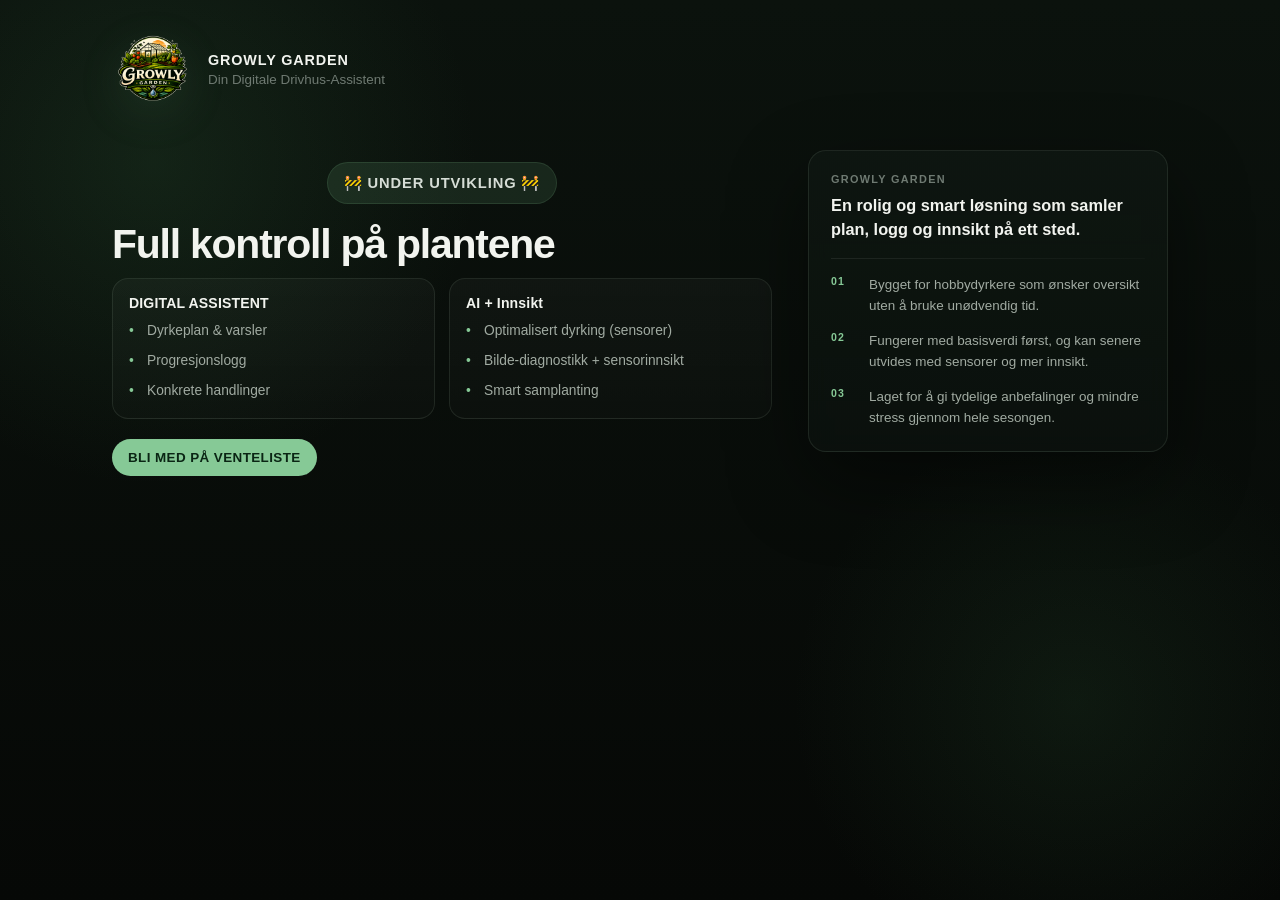
<file: index.html>
<!DOCTYPE html>
<html lang="no">
<head>
    <meta charset="UTF-8">
    <meta name="viewport" content="width=device-width, initial-scale=1.0">
    <title>Growly Garden</title>
    <style>
        :root {
            --bg: #060806;
            --bg-soft: #0b120d;
            --panel: rgba(11, 17, 13, 0.88);
            --panel-strong: rgba(14, 22, 17, 0.96);
            --text: #f2f4ef;
            --muted: #a1aba2;
            --muted-soft: #6f7a72;
            --line: rgba(169, 198, 173, 0.12);
            --accent: #86c996;
            --accent-soft: rgba(134, 201, 150, 0.12);
            --shadow: 0 30px 80px rgba(0, 0, 0, 0.45);
        }

        * {
            box-sizing: border-box;
        }

        html,
        body {
            min-height: 100%;
            margin: 0;
        }

        body {
            font-family: "Avenir Next", "Segoe UI", "Helvetica Neue", Arial, sans-serif;
            color: var(--text);
            background:
                radial-gradient(circle at 12% 18%, rgba(52, 103, 62, 0.22), transparent 24%),
                radial-gradient(circle at 84% 78%, rgba(52, 103, 62, 0.16), transparent 22%),
                linear-gradient(180deg, var(--bg-soft) 0%, var(--bg) 100%);
        }

        .background-grid {
            position: fixed;
            inset: 0;
            pointer-events: none;
            opacity: 0.18;
            background:
                repeating-linear-gradient(
                    0deg,
                    transparent,
                    transparent 39px,
                    rgba(134, 201, 150, 0.04) 39px,
                    rgba(134, 201, 150, 0.04) 40px
                ),
                repeating-linear-gradient(
                    90deg,
                    transparent,
                    transparent 39px,
                    rgba(134, 201, 150, 0.04) 39px,
                    rgba(134, 201, 150, 0.04) 40px
                );
        }

        .shell {
            position: relative;
            z-index: 1;
            width: min(100%, 1120px);
            margin: 0 auto;
            padding: 28px 32px 44px;
        }

        .topbar {
            display: flex;
            justify-content: flex-start;
            align-items: center;
            gap: 24px;
            margin-bottom: 40px;
        }

        .brand {
            display: flex;
            align-items: center;
            gap: 14px;
        }

        .brand-logo {
            width: 82px;
            height: 82px;
            object-fit: contain;
            filter: drop-shadow(0 12px 20px rgba(74, 127, 86, 0.16));
        }

        .brand-name,
        .brand-subtitle,
        .kicker,
        .panel-label,
        .contact-link,
        .meta-note,
        .panel-item span {
            margin: 0;
        }

        .brand-name {
            font-size: 0.9rem;
            font-weight: 700;
            letter-spacing: 0.06em;
            text-transform: uppercase;
        }

        .brand-subtitle {
            margin-top: 4px;
            color: var(--muted-soft);
            font-size: 0.84rem;
        }

        .contact-link {
            color: #dce5dd;
            text-decoration: none;
            font-size: 0.9rem;
        }

        .contact-link:hover {
            color: var(--accent);
        }

        .hero {
            display: grid;
            grid-template-columns: minmax(0, 1fr) minmax(300px, 360px);
            gap: 28px;
            align-items: start;
        }

        .hero-copy {
            max-width: 660px;
            padding-top: 12px;
        }

        .kicker {
            display: flex;
            align-items: center;
            justify-content: center;
            width: fit-content;
            margin: 0 auto 20px;
            padding: 11px 16px;
            border-radius: 999px;
            border: 1px solid rgba(134, 201, 150, 0.14);
            background: var(--accent-soft);
            color: #d6ddd6;
            font-size: 0.92rem;
            font-weight: 700;
            letter-spacing: 0.06em;
            text-transform: uppercase;
        }

        h1 {
            margin: 0 0 12px;
            max-width: none;
            font-size: clamp(2rem, 3.2vw, 2.95rem);
            line-height: 1.02;
            letter-spacing: -0.03em;
        }

        .lead {
            margin: 0 0 20px;
            max-width: 42ch;
            color: #e1e7e1;
            font-size: clamp(0.98rem, 1.2vw, 1.04rem);
            line-height: 1.6;
            font-weight: 500;
        }

        .feature-columns {
            display: grid;
            grid-template-columns: repeat(2, minmax(0, 1fr));
            gap: 14px;
            margin-bottom: 20px;
        }

        .signal {
            padding: 16px 16px 17px;
            border-radius: 16px;
            border: 1px solid var(--line);
            background: linear-gradient(180deg, rgba(255, 255, 255, 0.03), rgba(255, 255, 255, 0.015));
        }

        .signal strong {
            display: block;
            margin-bottom: 10px;
            font-size: 0.88rem;
            letter-spacing: 0.01em;
        }

        .signal ul {
            margin: 0;
            padding: 0;
            list-style: none;
            display: grid;
            gap: 10px;
        }

        .signal li {
            position: relative;
            padding-left: 18px;
            margin: 0;
            color: var(--muted);
            font-size: 0.86rem;
            line-height: 1.45;
        }

        .signal li::before {
            content: "•";
            position: absolute;
            left: 0;
            color: var(--accent);
        }

        .cta-row {
            display: flex;
            flex-wrap: wrap;
            gap: 12px;
            align-items: center;
        }

        .primary-cta {
            display: inline-flex;
            align-items: center;
            justify-content: center;
            padding: 11px 16px;
            border-radius: 999px;
            background: var(--accent);
            color: #0a2514;
            text-decoration: none;
            font-size: 0.84rem;
            font-weight: 800;
            letter-spacing: 0.03em;
        }

        .primary-cta:hover {
            filter: brightness(1.05);
        }

        .email-inline {
            color: #dce5dd;
            text-decoration: none;
            font-size: 0.88rem;
        }

        .email-inline:hover {
            color: var(--accent);
        }

        .secondary-note {
            color: var(--muted);
            font-size: 0.9rem;
        }

        .info-panel {
            padding: 22px;
            border: 1px solid var(--line);
            border-radius: 18px;
            background: linear-gradient(180deg, var(--panel-strong) 0%, var(--panel) 100%);
            backdrop-filter: blur(10px);
            box-shadow: var(--shadow);
        }

        .panel-block h2 {
            margin: 0;
            font-size: 1.02rem;
            line-height: 1.5;
            font-weight: 650;
        }

        .panel-label {
            margin-bottom: 8px;
            color: var(--muted-soft);
            font-size: 0.68rem;
            font-weight: 700;
            letter-spacing: 0.12em;
            text-transform: uppercase;
        }

        .panel-divider {
            height: 1px;
            margin: 16px 0;
            background: linear-gradient(90deg, rgba(255, 255, 255, 0.08), rgba(255, 255, 255, 0.02));
        }

        .panel-list {
            display: grid;
            gap: 14px;
        }

        .panel-item {
            display: grid;
            grid-template-columns: 28px 1fr;
            gap: 10px;
            align-items: start;
        }

        .panel-item span {
            color: var(--accent);
            font-size: 0.66rem;
            font-weight: 700;
            letter-spacing: 0.1em;
        }

        .panel-item p {
            margin: 0;
            color: var(--muted);
            font-size: 0.84rem;
            line-height: 1.56;
        }

        @media (max-width: 940px) {
            .shell {
                padding: 22px 20px 34px;
            }

            .topbar {
                margin-bottom: 34px;
            }

            .hero {
                grid-template-columns: 1fr;
                gap: 18px;
            }

            h1 {
                font-size: clamp(1.9rem, 9vw, 2.8rem);
            }

            .feature-columns {
                grid-template-columns: 1fr;
            }
        }

        @media (max-width: 560px) {
            .topbar {
                flex-direction: column;
                align-items: flex-start;
                gap: 18px;
            }

            .feature-columns {
                grid-template-columns: 1fr;
            }

            .info-panel {
                padding: 18px;
                border-radius: 16px;
            }

            .cta-row {
                align-items: flex-start;
                flex-direction: column;
            }
        }
    </style>
</head>
<body>
    <div class="background-grid"></div>

    <main class="shell">
        <header class="topbar">
            <div class="brand">
                <img class="brand-logo" src="assets/logo.png" alt="Growly Garden logo">
                <div>
                    <p class="brand-name">Growly Garden</p>
                    <p class="brand-subtitle">Din Digitale Drivhus-Assistent</p>
                </div>
            </div>
        </header>

        <section class="hero">
            <div class="hero-copy">
                <p class="kicker">🚧 UNDER UTVIKLING 🚧</p>
                <h1>Full kontroll på plantene</h1>

                <div class="feature-columns">
                    <div class="signal">
                        <strong>DIGITAL ASSISTENT</strong>
                        <ul>
                            <li>Dyrkeplan &amp; varsler</li>
                            <li>Progresjonslogg</li>
                            <li>Konkrete handlinger</li>
                        </ul>
                    </div>
                    <div class="signal">
                        <strong>AI + Innsikt</strong>
                        <ul>
                            <li>Optimalisert dyrking (sensorer)</li>
                            <li>Bilde-diagnostikk + sensorinnsikt</li>
                            <li>Smart samplanting</li>
                        </ul>
                    </div>
                </div>

                <div class="cta-row">
                    <a class="primary-cta" href="waitlist.html">BLI MED PÅ VENTELISTE</a>
                </div>
            </div>

            <aside class="info-panel">
                <div class="panel-block">
                    <p class="panel-label">Growly Garden</p>
                    <h2>En rolig og smart løsning som samler plan, logg og innsikt på ett sted.</h2>
                </div>

                <div class="panel-divider"></div>

                <div class="panel-list">
                    <div class="panel-item">
                        <span>01</span>
                        <p>Bygget for hobbydyrkere som ønsker oversikt uten å bruke unødvendig tid.</p>
                    </div>
                    <div class="panel-item">
                        <span>02</span>
                        <p>Fungerer med basisverdi først, og kan senere utvides med sensorer og mer innsikt.</p>
                    </div>
                    <div class="panel-item">
                        <span>03</span>
                        <p>Laget for å gi tydelige anbefalinger og mindre stress gjennom hele sesongen.</p>
                    </div>
                </div>
            </aside>
        </section>
    </main>
</body>
</html>
</file>
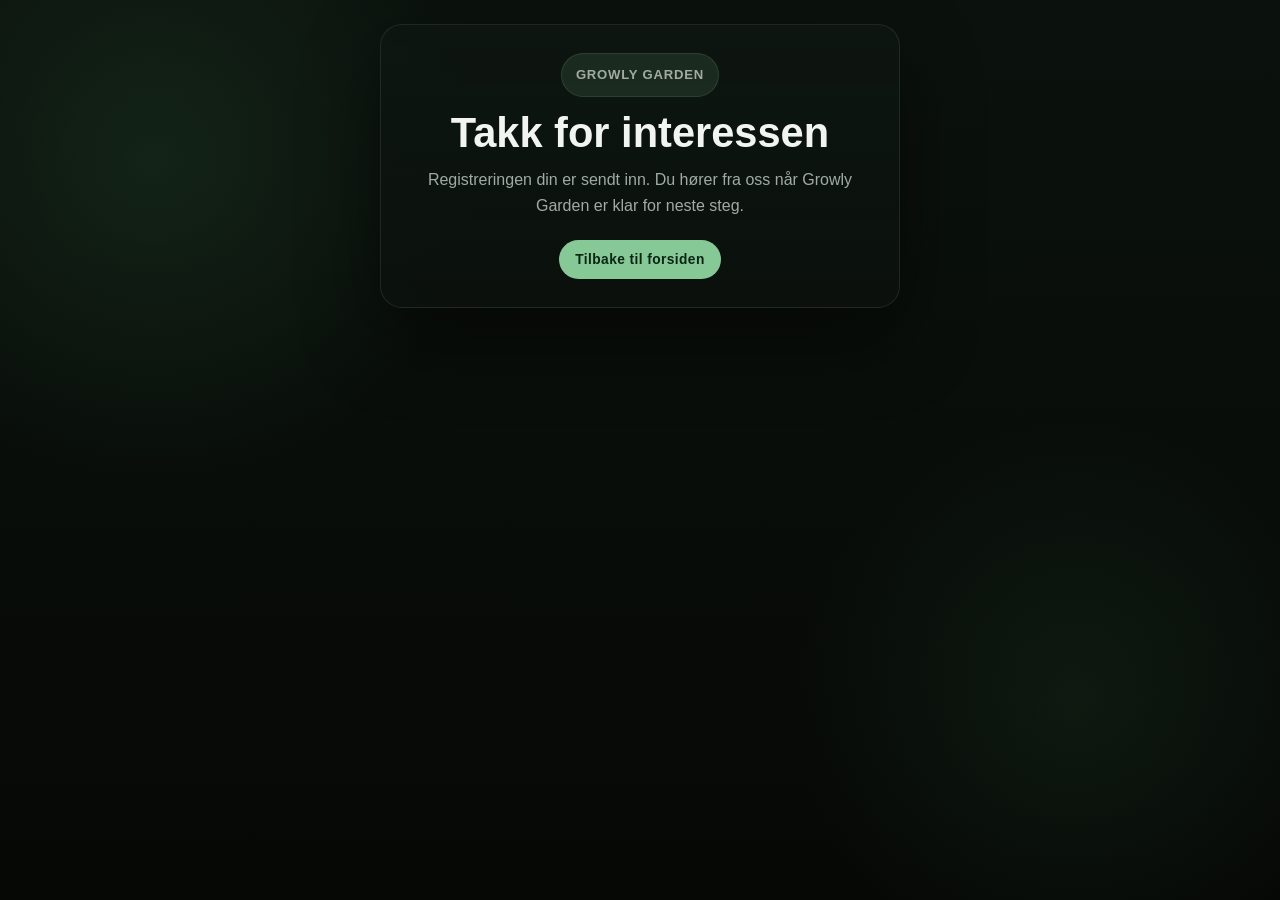
<file: thanks.html>
<!DOCTYPE html>
<html lang="no">
<head>
    <meta charset="UTF-8">
    <meta name="viewport" content="width=device-width, initial-scale=1.0">
    <title>Takk | Growly Garden</title>
    <style>
        :root {
            --bg: #060806;
            --bg-soft: #0b120d;
            --panel: rgba(11, 17, 13, 0.88);
            --panel-strong: rgba(14, 22, 17, 0.96);
            --text: #f2f4ef;
            --muted: #a1aba2;
            --line: rgba(169, 198, 173, 0.12);
            --accent: #86c996;
            --accent-soft: rgba(134, 201, 150, 0.12);
            --shadow: 0 30px 80px rgba(0, 0, 0, 0.45);
        }

        * {
            box-sizing: border-box;
        }

        html,
        body {
            min-height: 100%;
            margin: 0;
        }

        body {
            display: grid;
            place-items: center;
            padding: 24px;
            font-family: "Avenir Next", "Segoe UI", "Helvetica Neue", Arial, sans-serif;
            color: var(--text);
            background:
                radial-gradient(circle at 12% 18%, rgba(52, 103, 62, 0.22), transparent 24%),
                radial-gradient(circle at 84% 78%, rgba(52, 103, 62, 0.16), transparent 22%),
                linear-gradient(180deg, var(--bg-soft) 0%, var(--bg) 100%);
        }

        .card {
            width: min(100%, 520px);
            padding: 28px;
            border: 1px solid var(--line);
            border-radius: 22px;
            background: linear-gradient(180deg, var(--panel-strong) 0%, var(--panel) 100%);
            box-shadow: var(--shadow);
            text-align: center;
        }

        .kicker {
            display: inline-flex;
            margin: 0 0 14px;
            padding: 10px 14px;
            border-radius: 999px;
            background: var(--accent-soft);
            border: 1px solid rgba(134, 201, 150, 0.14);
            font-size: 0.82rem;
            font-weight: 700;
            letter-spacing: 0.06em;
            text-transform: uppercase;
        }

        h1 {
            margin: 0 0 12px;
            font-size: clamp(1.8rem, 4vw, 2.6rem);
            line-height: 1.06;
        }

        p {
            margin: 0 0 20px;
            color: var(--muted);
            line-height: 1.65;
        }

        a {
            display: inline-flex;
            align-items: center;
            justify-content: center;
            padding: 12px 16px;
            border-radius: 999px;
            background: var(--accent);
            color: #0a2514;
            text-decoration: none;
            font-size: 0.86rem;
            font-weight: 800;
            letter-spacing: 0.03em;
        }
    </style>
</head>
<body>
    <section class="card">
        <p class="kicker">Growly Garden</p>
        <h1>Takk for interessen</h1>
        <p>Registreringen din er sendt inn. Du hører fra oss når Growly Garden er klar for neste steg.</p>
        <a href="index.html">Tilbake til forsiden</a>
    </section>
</body>
</html>
</file>
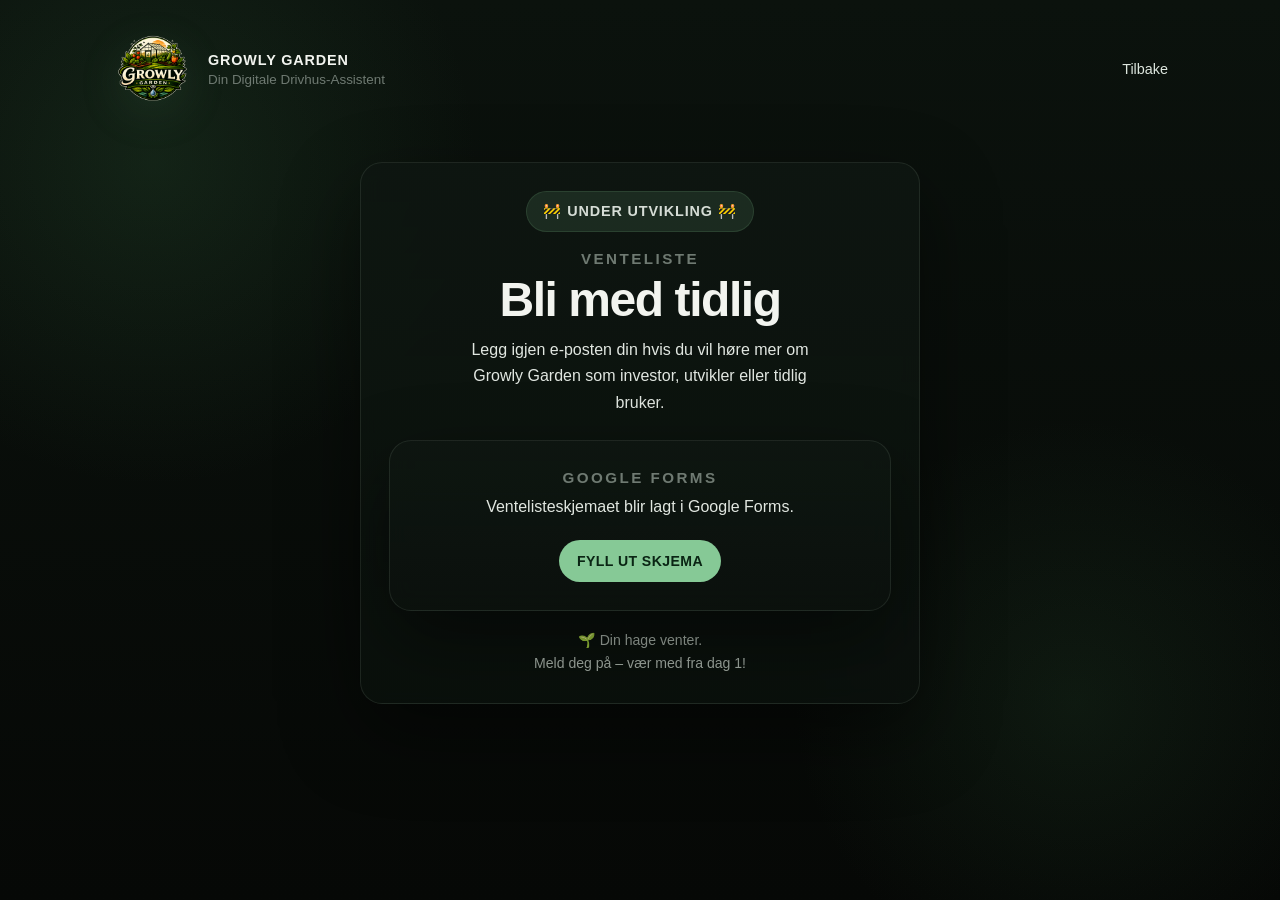
<file: waitlist.html>
<!DOCTYPE html>
<html lang="no">
<head>
    <meta charset="UTF-8">
    <meta name="viewport" content="width=device-width, initial-scale=1.0">
    <title>Venteliste | Growly Garden</title>
    <style>
        :root {
            --bg: #060806;
            --bg-soft: #0b120d;
            --panel: rgba(11, 17, 13, 0.88);
            --panel-strong: rgba(14, 22, 17, 0.96);
            --text: #f2f4ef;
            --muted: #a1aba2;
            --muted-soft: #6f7a72;
            --line: rgba(169, 198, 173, 0.12);
            --accent: #86c996;
            --accent-soft: rgba(134, 201, 150, 0.12);
            --shadow: 0 30px 80px rgba(0, 0, 0, 0.45);
        }

        * {
            box-sizing: border-box;
        }

        html,
        body {
            min-height: 100%;
            margin: 0;
        }

        body {
            font-family: "Avenir Next", "Segoe UI", "Helvetica Neue", Arial, sans-serif;
            color: var(--text);
            background:
                radial-gradient(circle at 12% 18%, rgba(52, 103, 62, 0.22), transparent 24%),
                radial-gradient(circle at 84% 78%, rgba(52, 103, 62, 0.16), transparent 22%),
                linear-gradient(180deg, var(--bg-soft) 0%, var(--bg) 100%);
        }

        .background-grid {
            position: fixed;
            inset: 0;
            pointer-events: none;
            opacity: 0.18;
            background:
                repeating-linear-gradient(
                    0deg,
                    transparent,
                    transparent 39px,
                    rgba(134, 201, 150, 0.04) 39px,
                    rgba(134, 201, 150, 0.04) 40px
                ),
                repeating-linear-gradient(
                    90deg,
                    transparent,
                    transparent 39px,
                    rgba(134, 201, 150, 0.04) 39px,
                    rgba(134, 201, 150, 0.04) 40px
                );
        }

        .shell {
            position: relative;
            z-index: 1;
            width: min(100%, 1120px);
            margin: 0 auto;
            padding: 28px 32px 44px;
        }

        .topbar {
            display: flex;
            justify-content: space-between;
            align-items: center;
            gap: 24px;
            margin-bottom: 52px;
        }

        .brand {
            display: flex;
            align-items: center;
            gap: 14px;
        }

        .brand-logo {
            width: 82px;
            height: 82px;
            object-fit: contain;
            filter: drop-shadow(0 12px 20px rgba(74, 127, 86, 0.16));
        }

        .brand-name,
        .brand-subtitle,
        .kicker,
        .card-label {
            margin: 0;
        }

        .brand-name {
            font-size: 0.9rem;
            font-weight: 700;
            letter-spacing: 0.06em;
            text-transform: uppercase;
        }

        .brand-subtitle {
            margin-top: 4px;
            color: var(--muted-soft);
            font-size: 0.84rem;
        }

        .back-link {
            color: #dce5dd;
            text-decoration: none;
            font-size: 0.9rem;
        }

        .back-link:hover {
            color: var(--accent);
        }

        .card {
            width: min(100%, 560px);
            margin: 0 auto;
            padding: 28px;
            border: 1px solid var(--line);
            border-radius: 22px;
            background: linear-gradient(180deg, var(--panel-strong) 0%, var(--panel) 100%);
            backdrop-filter: blur(10px);
            box-shadow: var(--shadow);
        }

        .kicker {
            display: flex;
            align-items: center;
            justify-content: center;
            width: fit-content;
            margin: 0 auto 18px;
            padding: 11px 16px;
            border-radius: 999px;
            border: 1px solid rgba(134, 201, 150, 0.14);
            background: var(--accent-soft);
            color: #d6ddd6;
            font-size: 0.9rem;
            font-weight: 700;
            letter-spacing: 0.06em;
            text-transform: uppercase;
        }

        h1 {
            margin: 0 0 12px;
            font-size: clamp(2rem, 4vw, 3rem);
            line-height: 1.04;
            letter-spacing: -0.03em;
            text-align: center;
        }

        .lead {
            margin: 0 auto 22px;
            max-width: 38ch;
            color: #e1e7e1;
            font-size: 1rem;
            line-height: 1.65;
            text-align: center;
        }

        .card-label {
            margin-bottom: 8px;
            color: var(--muted-soft);
            font-size: 0.95rem;
            font-weight: 800;
            letter-spacing: 0.16em;
            text-transform: uppercase;
            text-align: center;
        }

        form {
            display: grid;
            gap: 14px;
            margin-top: 18px;
        }

        input,
        select,
        textarea,
        button {
            font: inherit;
        }

        input,
        select,
        textarea {
            width: 100%;
            padding: 14px 15px;
            border: 1px solid rgba(169, 198, 173, 0.16);
            border-radius: 14px;
            background: rgba(255, 255, 255, 0.03);
            color: var(--text);
        }

        textarea {
            min-height: 110px;
            resize: vertical;
        }

        input::placeholder,
        textarea::placeholder {
            color: var(--muted-soft);
        }

        .grid {
            display: grid;
            grid-template-columns: repeat(2, minmax(0, 1fr));
            gap: 14px;
        }

        .primary-cta {
            display: inline-flex;
            align-items: center;
            justify-content: center;
            padding: 13px 18px;
            border: 0;
            border-radius: 999px;
            background: var(--accent);
            color: #0a2514;
            text-decoration: none;
            font-size: 0.88rem;
            font-weight: 800;
            letter-spacing: 0.03em;
            cursor: pointer;
        }

        .primary-cta:hover {
            filter: brightness(1.05);
        }

        .note {
            margin: 18px 0 0;
            color: var(--muted);
            font-size: 0.88rem;
            line-height: 1.6;
            text-align: center;
        }

        .note strong {
            color: #dce5dd;
        }

        .google-form-card {
            margin-top: 24px;
            text-align: center;
        }

        .google-form-card h2 {
            margin: 8px 0 14px;
            font-size: clamp(1.8rem, 3vw, 2.2rem);
            line-height: 1.1;
            text-align: center;
        }

        .google-form-card .primary-cta {
            margin: 0 auto;
        }

        @media (max-width: 760px) {
            .shell {
                padding: 22px 20px 34px;
            }

            .topbar {
                margin-bottom: 34px;
                flex-direction: column;
                align-items: flex-start;
            }

            .card {
                padding: 22px 18px;
            }

            .grid {
                grid-template-columns: 1fr;
            }
        }
    </style>
</head>
<body>
    <div class="background-grid"></div>

    <main class="shell">
        <header class="topbar">
            <div class="brand">
                <img class="brand-logo" src="assets/logo.png" alt="Growly Garden logo">
                <div>
                    <p class="brand-name">Growly Garden</p>
                    <p class="brand-subtitle">Din Digitale Drivhus-Assistent</p>
                </div>
            </div>

            <a class="back-link" href="index.html">Tilbake</a>
        </header>

        <section class="card">
            <p class="kicker">🚧 UNDER UTVIKLING 🚧</p>
            <p class="card-label">Venteliste</p>
            <h1>Bli med tidlig</h1>
            <p class="lead">Legg igjen e-posten din hvis du vil høre mer om Growly Garden som investor, utvikler eller tidlig bruker.</p>

            <div class="card google-form-card">
                <p class="card-label">Google Forms</p>
                <p class="lead" style="margin-bottom: 20px;">
                    Ventelisteskjemaet blir lagt i Google Forms.
                </p>
                <a class="primary-cta" href="https://docs.google.com/forms/d/e/1FAIpQLScoCOVQqIX89PsnxB8G4FW1jpk74efA-TbQoELmIVz3GpZIMQ/viewform?usp=header" target="_blank" rel="noopener noreferrer" style="display: inline-flex;">
                    FYLL UT SKJEMA
                </a>
            </div>

            <p class="note">🌱 Din hage venter.<br>Meld deg på – vær med fra dag 1!</p>
        </section>
    </main>
</body>
</html>
</file>
